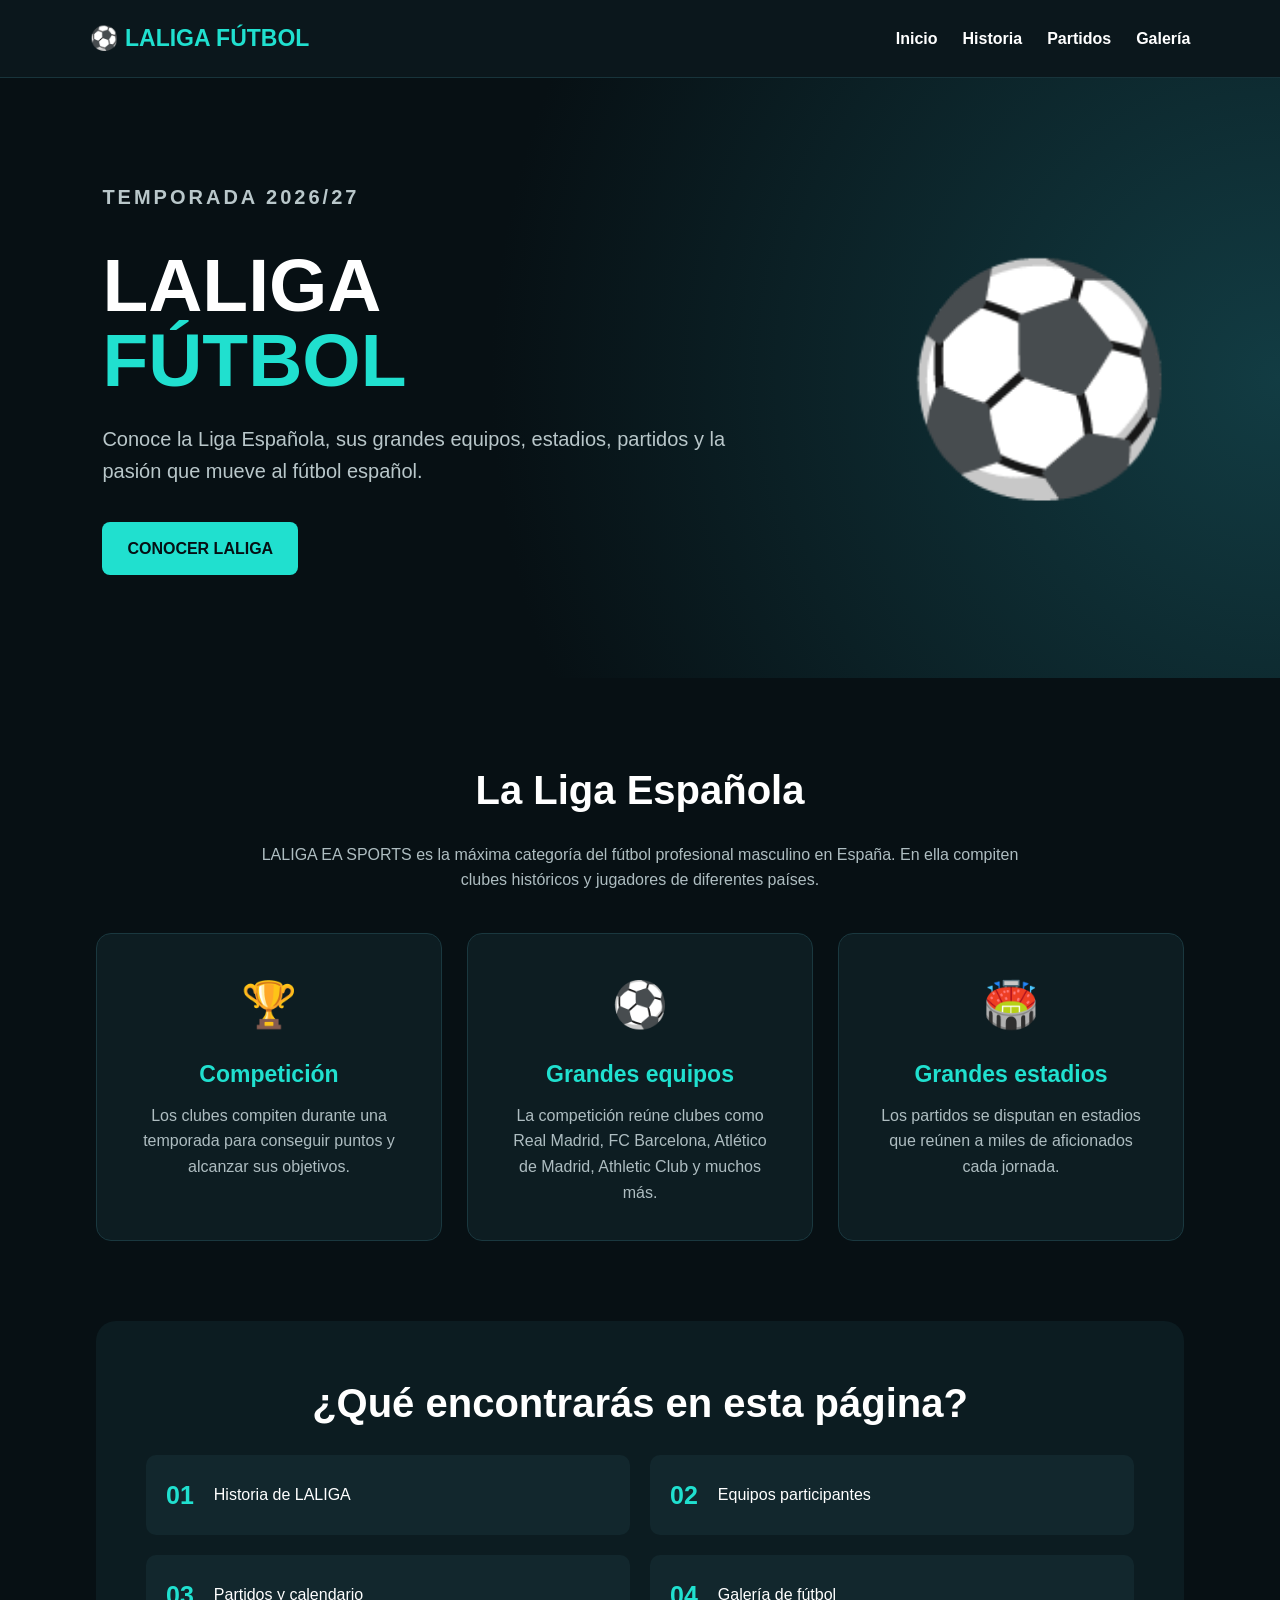
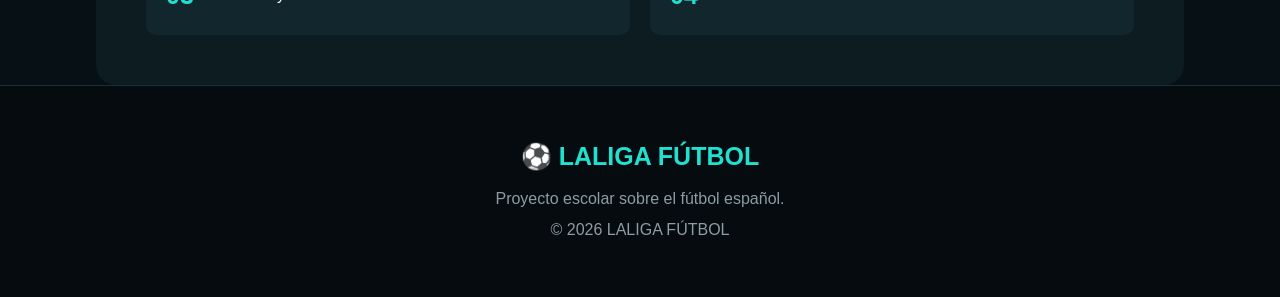
<file: index.html>
<!DOCTYPE html>
<html lang="es">

<head>
    <meta charset="UTF-8">
    <meta name="viewport" content="width=device-width, initial-scale=1.0">

    <title>LALIGA FÚTBOL</title>

    <link rel="stylesheet" href="style.css">
</head>

<body>

    <header>
        <div class="logo">
            ⚽ LALIGA FÚTBOL
        </div>

        <nav>
            <ul>
                <li><a href="index.html">Inicio</a></li>
                <li><a href="nosotros.html">Historia</a></li>
                <li><a href="accion.html">Partidos</a></li>
                <li><a href="galeria.html">Galería</a></li>
            </ul>
        </nav>
    </header>

    <main>

        <section class="hero">

            <div class="hero-text">

                <p class="etiqueta">TEMPORADA 2026/27</p>

                <h1>
                    LALIGA
                    <span>FÚTBOL</span>
                </h1>

                <p>
                    Conoce la Liga Española, sus grandes equipos,
                    estadios, partidos y la pasión que mueve al
                    fútbol español.
                </p>

                <a href="nosotros.html" class="boton">
                    CONOCER LALIGA
                </a>

            </div>

            <div class="hero-ball">
                ⚽
            </div>

        </section>


        <section class="contenido">

            <h2>La Liga Española</h2>

            <p class="texto-centro">
                LALIGA EA SPORTS es la máxima categoría del fútbol
                profesional masculino en España. En ella compiten
                clubes históricos y jugadores de diferentes países.
            </p>


            <div class="tarjetas">

                <div class="tarjeta">

                    <div class="icono">🏆</div>

                    <h3>Competición</h3>

                    <p>
                        Los clubes compiten durante una temporada
                        para conseguir puntos y alcanzar sus objetivos.
                    </p>

                </div>


                <div class="tarjeta">

                    <div class="icono">⚽</div>

                    <h3>Grandes equipos</h3>

                    <p>
                        La competición reúne clubes como Real Madrid,
                        FC Barcelona, Atlético de Madrid, Athletic Club
                        y muchos más.
                    </p>

                </div>


                <div class="tarjeta">

                    <div class="icono">🏟️</div>

                    <h3>Grandes estadios</h3>

                    <p>
                        Los partidos se disputan en estadios que
                        reúnen a miles de aficionados cada jornada.
                    </p>

                </div>

            </div>

        </section>


        <section class="destacado">

            <h2>¿Qué encontrarás en esta página?</h2>

            <div class="lista">

                <div>
                    <span>01</span>
                    <p>Historia de LALIGA</p>
                </div>

                <div>
                    <span>02</span>
                    <p>Equipos participantes</p>
                </div>

                <div>
                    <span>03</span>
                    <p>Partidos y calendario</p>
                </div>

                <div>
                    <span>04</span>
                    <p>Galería de fútbol</p>
                </div>

            </div>

        </section>

    </main>


    <footer>

        <h3>⚽ LALIGA FÚTBOL</h3>

        <p>
            Proyecto escolar sobre el fútbol español.
        </p>

        <p>
            © 2026 LALIGA FÚTBOL
        </p>

    </footer>


    <script src="script.js"></script>

</body>

</html>
</file>
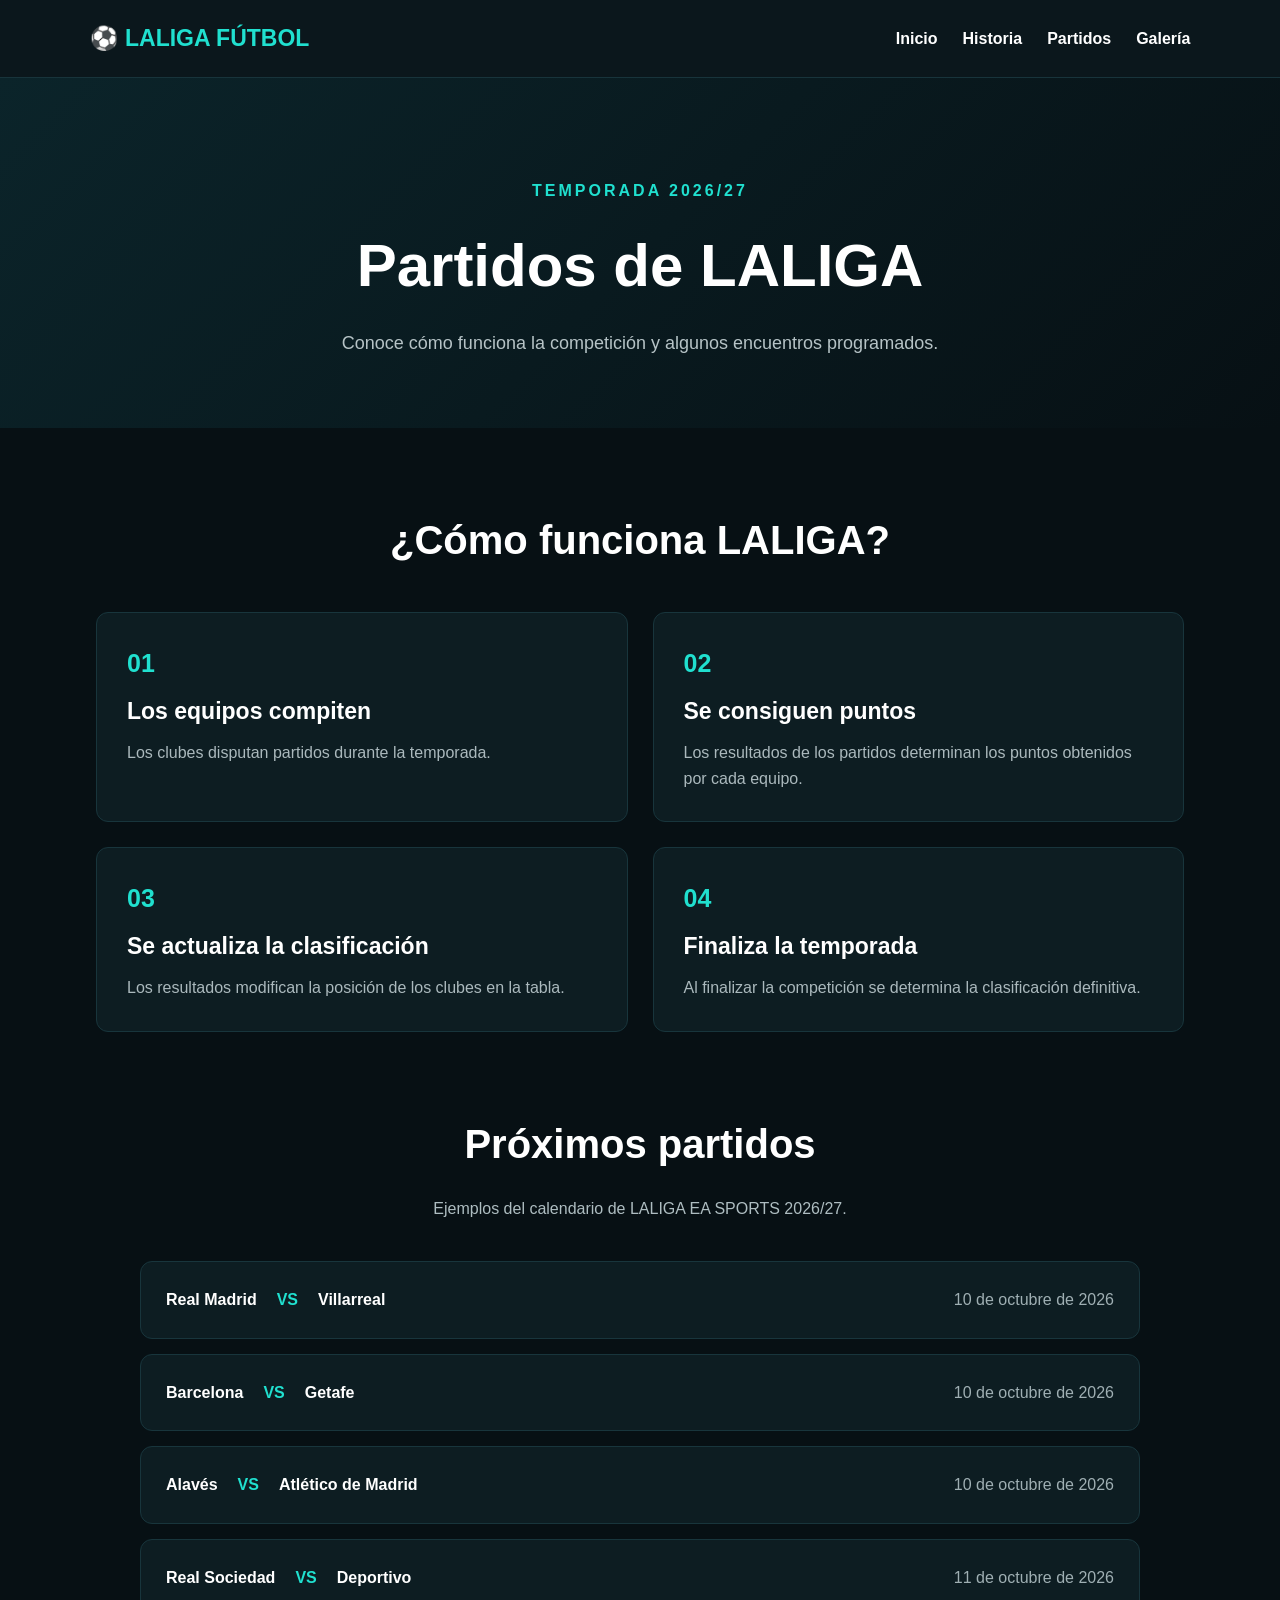
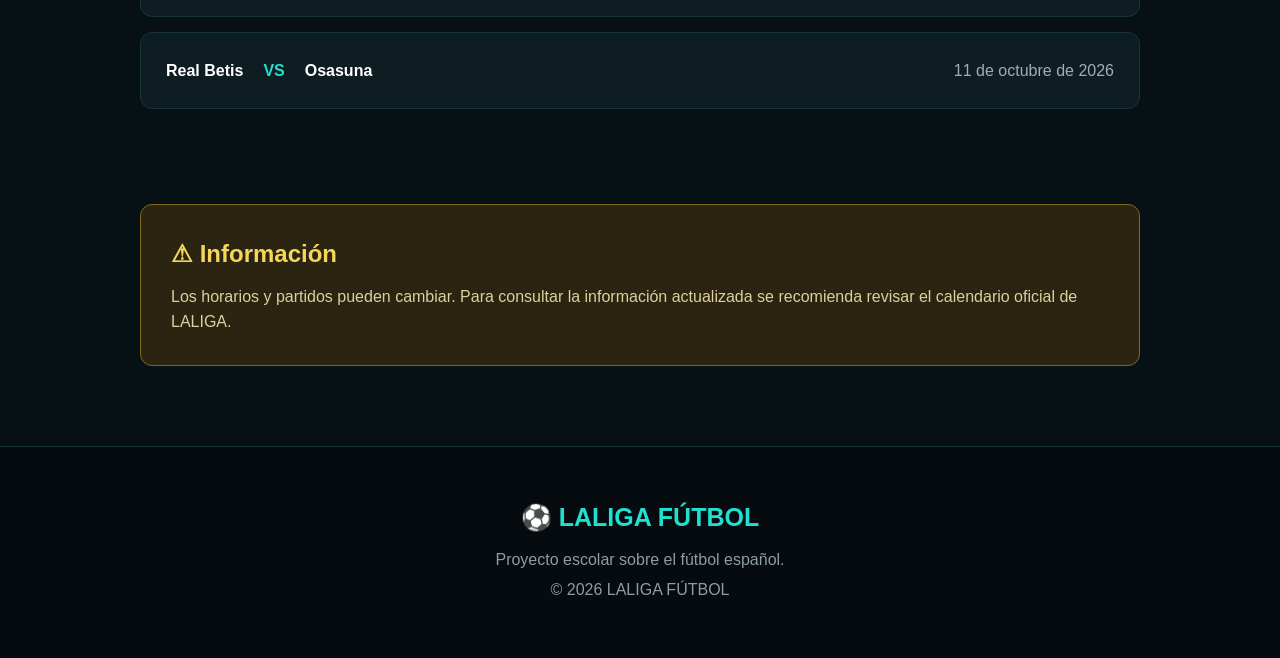
<file: accion.html>
<!DOCTYPE html>
<html lang="es">

<head>

    <meta charset="UTF-8">

    <meta name="viewport" content="width=device-width, initial-scale=1.0">

    <title>Partidos - LALIGA FÚTBOL</title>

    <link rel="stylesheet" href="style.css">

</head>

<body>


    <header>

        <div class="logo">
            ⚽ LALIGA FÚTBOL
        </div>

        <nav>

            <ul>

                <li>
                    <a href="index.html">Inicio</a>
                </li>

                <li>
                    <a href="nosotros.html">Historia</a>
                </li>

                <li>
                    <a href="accion.html">Partidos</a>
                </li>

                <li>
                    <a href="galeria.html">Galería</a>
                </li>

            </ul>

        </nav>

    </header>


    <main>

        <section class="titulo-pagina">

            <p class="etiqueta">
                TEMPORADA 2026/27
            </p>

            <h1>
                Partidos de LALIGA
            </h1>

            <p>
                Conoce cómo funciona la competición y algunos
                encuentros programados.
            </p>

        </section>


        <section class="contenido">

            <h2>¿Cómo funciona LALIGA?</h2>

            <div class="pasos">

                <div class="paso">

                    <span>01</span>

                    <h3>Los equipos compiten</h3>

                    <p>
                        Los clubes disputan partidos durante la
                        temporada.
                    </p>

                </div>


                <div class="paso">

                    <span>02</span>

                    <h3>Se consiguen puntos</h3>

                    <p>
                        Los resultados de los partidos determinan
                        los puntos obtenidos por cada equipo.
                    </p>

                </div>


                <div class="paso">

                    <span>03</span>

                    <h3>Se actualiza la clasificación</h3>

                    <p>
                        Los resultados modifican la posición de los
                        clubes en la tabla.
                    </p>

                </div>


                <div class="paso">

                    <span>04</span>

                    <h3>Finaliza la temporada</h3>

                    <p>
                        Al finalizar la competición se determina
                        la clasificación definitiva.
                    </p>

                </div>

            </div>

        </section>


        <section class="partidos">

            <h2>Próximos partidos</h2>

            <p class="texto-centro">
                Ejemplos del calendario de LALIGA EA SPORTS 2026/27.
            </p>


            <div class="partido">

                <div>
                    <strong>Real Madrid</strong>
                    <span>VS</span>
                    <strong>Villarreal</strong>
                </div>

                <p>
                    10 de octubre de 2026
                </p>

            </div>


            <div class="partido">

                <div>
                    <strong>Barcelona</strong>
                    <span>VS</span>
                    <strong>Getafe</strong>
                </div>

                <p>
                    10 de octubre de 2026
                </p>

            </div>


            <div class="partido">

                <div>
                    <strong>Alavés</strong>
                    <span>VS</span>
                    <strong>Atlético de Madrid</strong>
                </div>

                <p>
                    10 de octubre de 2026
                </p>

            </div>


            <div class="partido">

                <div>
                    <strong>Real Sociedad</strong>
                    <span>VS</span>
                    <strong>Deportivo</strong>
                </div>

                <p>
                    11 de octubre de 2026
                </p>

            </div>


            <div class="partido">

                <div>
                    <strong>Real Betis</strong>
                    <span>VS</span>
                    <strong>Osasuna</strong>
                </div>

                <p>
                    11 de octubre de 2026
                </p>

            </div>

        </section>


        <section class="advertencia">

            <h2>⚠ Información</h2>

            <p>
                Los horarios y partidos pueden cambiar. Para consultar
                la información actualizada se recomienda revisar el
                calendario oficial de LALIGA.
            </p>

        </section>

    </main>


    <footer>

        <h3>⚽ LALIGA FÚTBOL</h3>

        <p>
            Proyecto escolar sobre el fútbol español.
        </p>

        <p>
            © 2026 LALIGA FÚTBOL
        </p>

    </footer>


    <script src="script.js"></script>

</body>

</html>
</file>
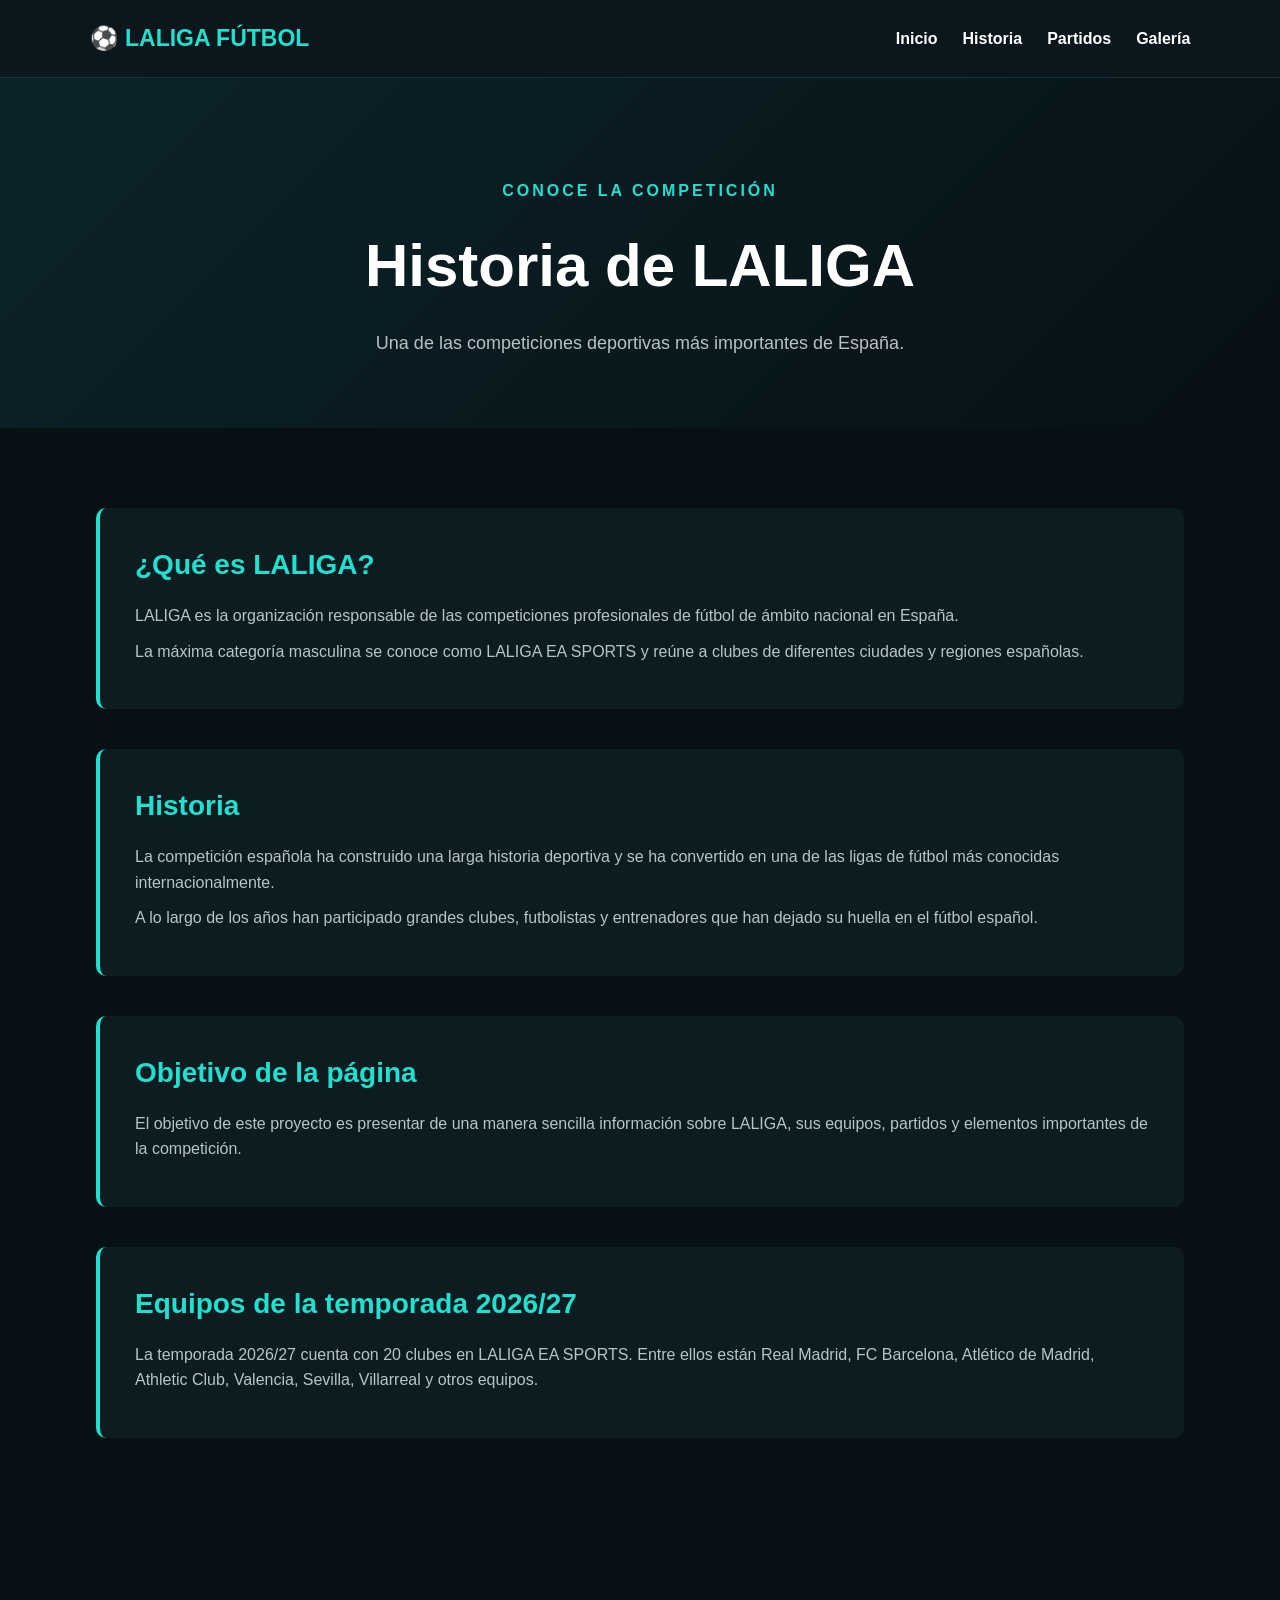
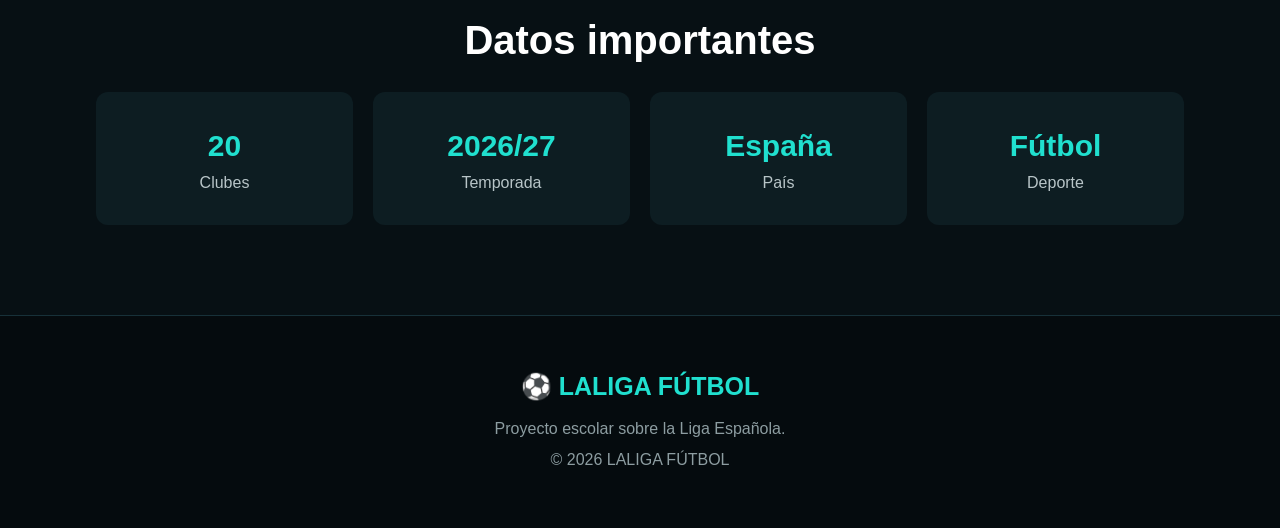
<file: nosotros.html>
<!DOCTYPE html>
<html lang="es">

<head>

    <meta charset="UTF-8">

    <meta name="viewport" content="width=device-width, initial-scale=1.0">

    <title>Historia - LALIGA FÚTBOL</title>

    <link rel="stylesheet" href="style.css">

</head>

<body>


    <header>

        <div class="logo">
            ⚽ LALIGA FÚTBOL
        </div>

        <nav>

            <ul>

                <li>
                    <a href="index.html">Inicio</a>
                </li>

                <li>
                    <a href="nosotros.html">Historia</a>
                </li>

                <li>
                    <a href="accion.html">Partidos</a>
                </li>

                <li>
                    <a href="galeria.html">Galería</a>
                </li>

            </ul>

        </nav>

    </header>


    <main>

        <section class="titulo-pagina">

            <p class="etiqueta">
                CONOCE LA COMPETICIÓN
            </p>

            <h1>
                Historia de LALIGA
            </h1>

            <p>
                Una de las competiciones deportivas más importantes
                de España.
            </p>

        </section>


        <section class="contenido">

            <div class="bloque">

                <h2>¿Qué es LALIGA?</h2>

                <p>
                    LALIGA es la organización responsable de las
                    competiciones profesionales de fútbol de ámbito
                    nacional en España.
                </p>

                <p>
                    La máxima categoría masculina se conoce como
                    LALIGA EA SPORTS y reúne a clubes de diferentes
                    ciudades y regiones españolas.
                </p>

            </div>


            <div class="bloque">

                <h2>Historia</h2>

                <p>
                    La competición española ha construido una larga
                    historia deportiva y se ha convertido en una de
                    las ligas de fútbol más conocidas internacionalmente.
                </p>

                <p>
                    A lo largo de los años han participado grandes
                    clubes, futbolistas y entrenadores que han dejado
                    su huella en el fútbol español.
                </p>

            </div>


            <div class="bloque">

                <h2>Objetivo de la página</h2>

                <p>
                    El objetivo de este proyecto es presentar de una
                    manera sencilla información sobre LALIGA, sus
                    equipos, partidos y elementos importantes de la
                    competición.
                </p>

            </div>


            <div class="bloque">

                <h2>Equipos de la temporada 2026/27</h2>

                <p>
                    La temporada 2026/27 cuenta con 20 clubes en
                    LALIGA EA SPORTS. Entre ellos están Real Madrid,
                    FC Barcelona, Atlético de Madrid, Athletic Club,
                    Valencia, Sevilla, Villarreal y otros equipos.
                </p>

            </div>

        </section>


        <section class="info">

            <h2>Datos importantes</h2>

            <div class="datos">

                <div class="dato">
                    <strong>20</strong>
                    <span>Clubes</span>
                </div>

                <div class="dato">
                    <strong>2026/27</strong>
                    <span>Temporada</span>
                </div>

                <div class="dato">
                    <strong>España</strong>
                    <span>País</span>
                </div>

                <div class="dato">
                    <strong>Fútbol</strong>
                    <span>Deporte</span>
                </div>

            </div>

        </section>

    </main>


    <footer>

        <h3>⚽ LALIGA FÚTBOL</h3>

        <p>
            Proyecto escolar sobre la Liga Española.
        </p>

        <p>
            © 2026 LALIGA FÚTBOL
        </p>

    </footer>


    <script src="script.js"></script>

</body>

</html>
</file>
<file: style.css>
* {
    margin: 0;
    padding: 0;
    box-sizing: border-box;
}


body {
    font-family: Arial, Helvetica, sans-serif;
    background: #071014;
    color: white;
    line-height: 1.6;
}


/* HEADER */

header {
    width: 100%;
    padding: 20px 7%;
    background: #0b171c;

    display: flex;
    justify-content: space-between;
    align-items: center;

    border-bottom: 1px solid #18343b;

    position: sticky;
    top: 0;
    z-index: 1000;
}


.logo {
    font-size: 23px;
    font-weight: bold;
    color: #20e0cf;
}


nav ul {
    list-style: none;

    display: flex;

    gap: 25px;
}


nav a {
    color: white;

    text-decoration: none;

    font-weight: bold;

    transition: 0.3s;
}


nav a:hover {
    color: #20e0cf;
}


/* HERO */

.hero {
    min-height: 600px;

    padding: 70px 8%;

    display: flex;

    justify-content: space-between;

    align-items: center;

    background:
        radial-gradient(
            circle at right,
            #123c43,
            #071014 60%
        );
}


.hero-text {
    max-width: 650px;
}


.etiqueta {
    color: #20e0cf;

    font-weight: bold;

    letter-spacing: 3px;

    margin-bottom: 15px;
}


.hero h1 {
    font-size: 75px;

    line-height: 1;

    margin-bottom: 25px;
}


.hero h1 span {
    color: #20e0cf;

    display: block;
}


.hero p {
    font-size: 20px;

    color: #b9c7ca;

    margin-bottom: 35px;
}


.hero-ball {
    font-size: 220px;

    animation: girar 5s linear infinite;
}


@keyframes girar {

    from {
        transform: rotate(0deg);
    }

    to {
        transform: rotate(360deg);
    }

}


/* BOTONES */

.boton {
    display: inline-block;

    padding: 14px 25px;

    background: #20e0cf;

    color: #061014;

    text-decoration: none;

    font-weight: bold;

    border-radius: 8px;

    transition: 0.3s;
}


.boton:hover {
    transform: translateY(-4px);

    box-shadow: 0 10px 30px rgba(32, 224, 207, 0.25);
}


/* CONTENIDO */

.contenido {
    width: 85%;

    max-width: 1200px;

    margin: auto;

    padding: 80px 0;
}


.contenido h2,
.partidos h2,
.destacado h2,
.info h2 {
    text-align: center;

    font-size: 40px;

    margin-bottom: 20px;
}


.texto-centro {
    text-align: center;

    max-width: 800px;

    margin: 0 auto 40px;

    color: #aebdc1;
}


/* TARJETAS */

.tarjetas {
    display: grid;

    grid-template-columns:
        repeat(3, 1fr);

    gap: 25px;
}


.tarjeta {
    padding: 35px;

    background: #0d1d22;

    border: 1px solid #1a383f;

    border-radius: 15px;

    text-align: center;

    transition: 0.3s;
}


.tarjeta:hover {
    transform: translateY(-8px);

    border-color: #20e0cf;
}


.icono {
    font-size: 45px;

    margin-bottom: 15px;
}


.tarjeta h3 {
    color: #20e0cf;

    margin-bottom: 10px;

    font-size: 23px;
}


.tarjeta p {
    color: #aebdc1;
}


/* DESTACADO */

.destacado {
    width: 85%;

    max-width: 1100px;

    margin: auto;

    padding: 50px;

    background: #0c1c21;

    border-radius: 20px;
}


.lista {
    display: grid;

    grid-template-columns:
        repeat(2, 1fr);

    gap: 20px;
}


.lista div {
    display: flex;

    align-items: center;

    gap: 20px;

    padding: 20px;

    background: #12272d;

    border-radius: 10px;
}


.lista span {
    color: #20e0cf;

    font-size: 25px;

    font-weight: bold;
}


/* TITULO DE PAGINAS */

.titulo-pagina {
    text-align: center;

    padding: 100px 20px 70px;

    background:
        linear-gradient(
            135deg,
            #0b242a,
            #071014
        );
}


.titulo-pagina h1 {
    font-size: 60px;

    margin-bottom: 15px;
}


.titulo-pagina p:last-child {
    color: #b6c3c6;

    font-size: 18px;
}


/* BLOQUES */

.bloque {
    margin-bottom: 40px;

    padding: 35px;

    background: #0c1c21;

    border-left: 4px solid #20e0cf;

    border-radius: 10px;
}


.bloque h2 {
    text-align: left;

    color: #20e0cf;

    font-size: 28px;

    margin-bottom: 15px;
}


.bloque p {
    color: #b8c5c8;

    margin-bottom: 10px;
}


/* DATOS */

.info {
    width: 85%;

    max-width: 1100px;

    margin: auto;

    padding: 50px 0 90px;
}


.datos {
    display: grid;

    grid-template-columns:
        repeat(4, 1fr);

    gap: 20px;
}


.dato {
    text-align: center;

    padding: 30px;

    background: #0d1d22;

    border-radius: 12px;
}


.dato strong {
    display: block;

    font-size: 30px;

    color: #20e0cf;
}


.dato span {
    color: #b8c5c8;
}


/* PASOS */

.pasos {
    display: grid;

    grid-template-columns:
        repeat(2, 1fr);

    gap: 25px;

    margin-top: 40px;
}


.paso {
    background: #0d1d22;

    padding: 30px;

    border-radius: 12px;

    border: 1px solid #18353c;
}


.paso span {
    color: #20e0cf;

    font-size: 25px;

    font-weight: bold;
}


.paso h3 {
    margin: 10px 0;

    font-size: 23px;
}


.paso p {
    color: #abb9bd;
}


/* PARTIDOS */

.partidos {
    width: 85%;

    max-width: 1000px;

    margin: auto;

    padding-bottom: 80px;
}


.partido {
    display: flex;

    justify-content: space-between;

    align-items: center;

    padding: 25px;

    margin: 15px 0;

    background: #0d1d22;

    border-radius: 12px;

    border: 1px solid #18353c;
}


.partido div {
    display: flex;

    align-items: center;

    gap: 20px;
}


.partido span {
    color: #20e0cf;

    font-weight: bold;
}


.partido p {
    color: #9fafb3;
}


/* ADVERTENCIA */

.advertencia {
    width: 85%;

    max-width: 1000px;

    margin: 0 auto 80px;

    padding: 30px;

    background: #2b2410;

    border: 1px solid #7e691d;

    border-radius: 12px;
}


.advertencia h2 {
    color: #f3d65b;

    margin-bottom: 10px;
}


.advertencia p {
    color: #ddd0a0;
}


/* GALERIA */

.galeria {
    width: 85%;

    max-width: 1200px;

    margin: auto;

    padding: 70px 0;

    display: grid;

    grid-template-columns:
        repeat(3, 1fr);

    gap: 25px;
}


.foto {
    background: #0d1d22;

    border-radius: 15px;

    overflow: hidden;

    border: 1px solid #18353c;

    transition: 0.3s;
}


.foto:hover {
    transform: translateY(-7px);

    border-color: #20e0cf;
}


.foto img {
    width: 100%;

    height: 230px;

    object-fit: cover;

    display: block;
}


.foto h3 {
    color: #20e0cf;

    padding: 20px 20px 5px;
}


.foto p {
    color: #aebdc1;

    padding: 0 20px 20px;
}


/* FOOTER */

footer {
    text-align: center;

    padding: 50px 20px;

    background: #050b0e;

    border-top: 1px solid #173139;
}


footer h3 {
    color: #20e0cf;

    font-size: 25px;

    margin-bottom: 10px;
}


footer p {
    color: #8d9da1;

    margin: 5px;
}


/* RESPONSIVE */

@media (max-width: 900px) {

    header {
        flex-direction: column;

        gap: 20px;
    }


    nav ul {
        flex-wrap: wrap;

        justify-content: center;
    }


    .hero {
        flex-direction: column;

        text-align: center;
    }


    .hero h1 {
        font-size: 55px;
    }


    .hero-ball {
        font-size: 130px;

        margin-top: 30px;
    }


    .tarjetas {
        grid-template-columns: 1fr;
    }


    .lista {
        grid-template-columns: 1fr;
    }


    .datos {
        grid-template-columns:
            repeat(2, 1fr);
    }


    .pasos {
        grid-template-columns: 1fr;
    }


    .galeria {
        grid-template-columns:
            repeat(2, 1fr);
    }

}


@media (max-width: 600px) {

    .hero h1 {
        font-size: 45px;
    }


    .titulo-pagina h1 {
        font-size: 40px;
    }


    .datos {
        grid-template-columns: 1fr;
    }


    .galeria {
        grid-template-columns: 1fr;
    }


    .partido {
        flex-direction: column;

        gap: 15px;

        text-align: center;
    }


    .partido div {
        flex-direction: column;

        gap: 5px;
    }

}
</file>
